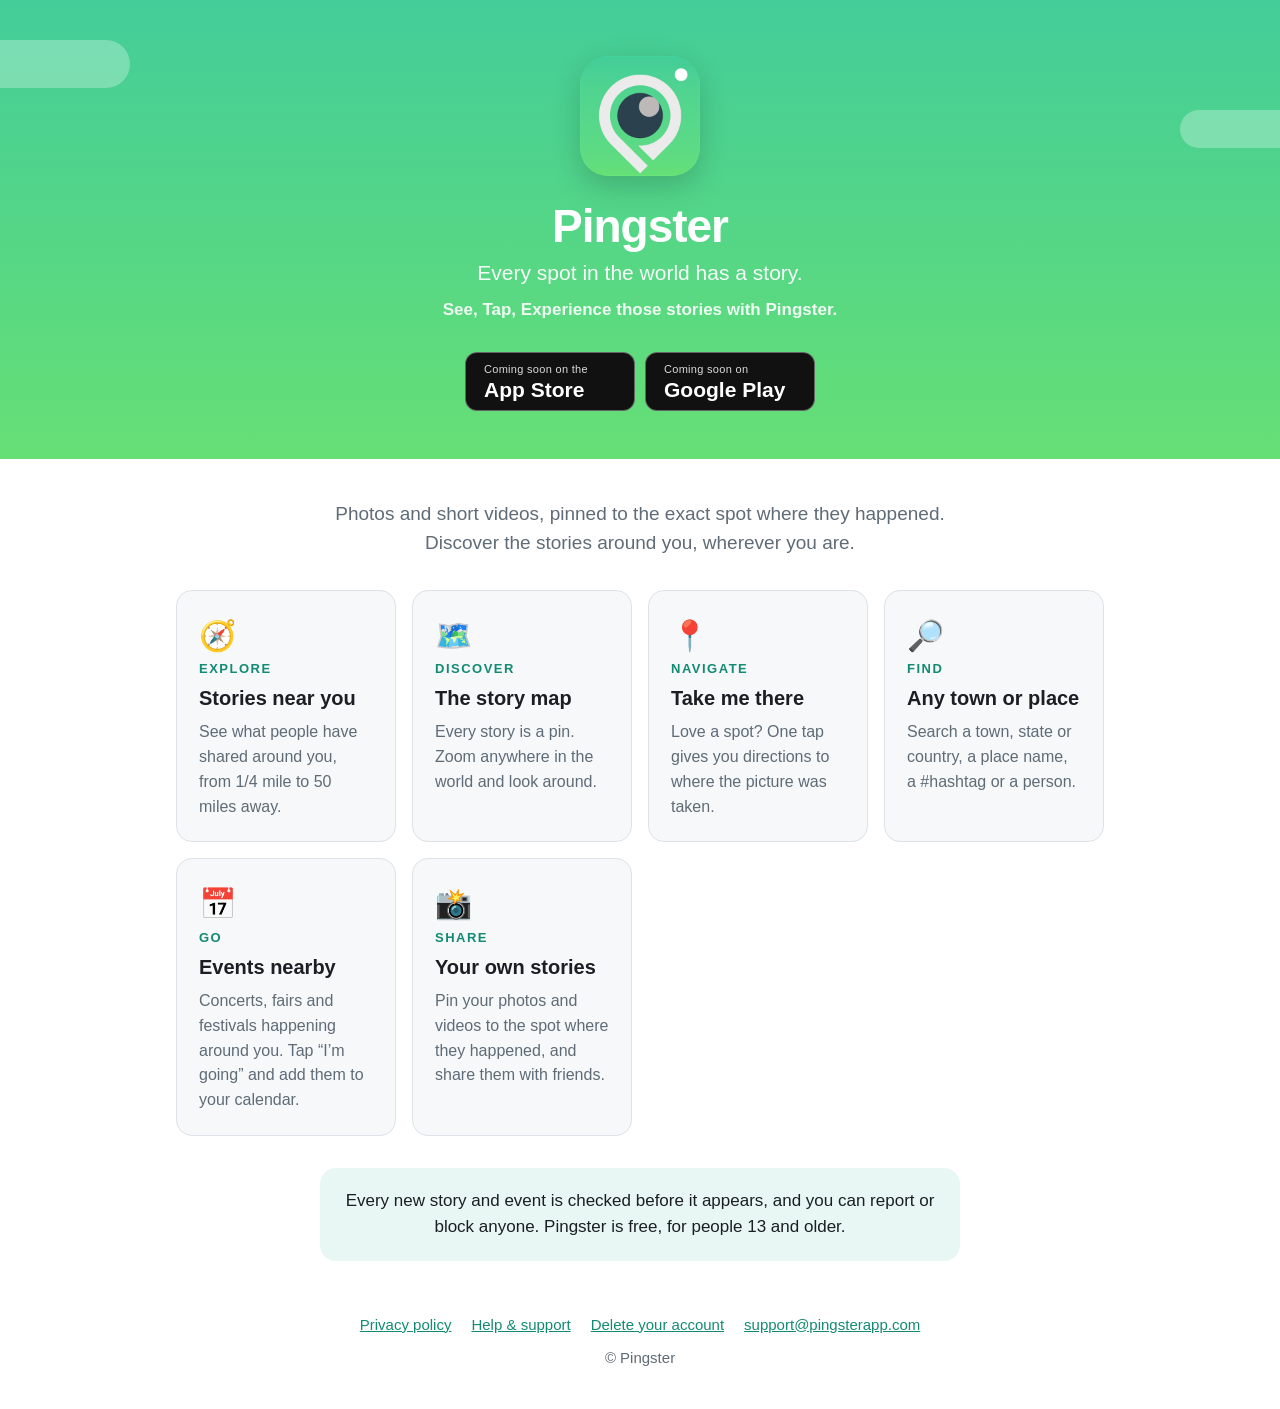
<file: index.html>
<!doctype html>
<html lang="en">
<head>
  <meta charset="utf-8">
  <meta name="viewport" content="width=device-width, initial-scale=1">
  <title>Pingster: every spot in the world has a story</title>
  <meta name="description" content="Pingster is a free app for sharing photos and short videos pinned to the spot where they happened. Explore stories near you, find events, and get directions to any spot.">
  <meta property="og:title" content="Pingster">
  <meta property="og:description" content="Every spot in the world has a story. See, Tap, Experience those stories with Pingster.">
  <meta property="og:image" content="icon.png">
  <link rel="icon" href="icon.png">
  <link rel="apple-touch-icon" href="icon.png">
  <script>
    // Older account emails sent people here with sign-in details after a "#" or "?".
    // Pass those straight to the confirmation page so the links keep working.
    if (location.hash || location.search) location.replace('confirmed.html' + location.search + location.hash);
  </script>
  <style>
    :root {
      --brand: #1FB89A; --brand-dark: #138A73; --brand-light: #E8F7F3; --mint: #A8EAD9;
      --text: #1B1F23; --muted: #5F6B76; --bg: #FFFFFF; --card: #F6F8FA; --border: #DDE3E8;
    }
    @media (prefers-color-scheme: dark) {
      :root { --text: #EEF2F4; --muted: #A9B4BD; --bg: #121619; --card: #1B2126; --brand-light: #16302A; --brand-dark: #5FD6BC; --border: #3A444C; --mint: #1E4A40; }
    }
    * { box-sizing: border-box; }
    body { margin: 0; background: var(--bg); color: var(--text); font: 17px/1.55 -apple-system, BlinkMacSystemFont, "Segoe UI", Roboto, sans-serif; }
    a { color: var(--brand-dark); }
    .hero { position: relative; overflow: hidden; text-align: center; padding: 56px 16px 48px;
            background: linear-gradient(180deg, #43CD99 0%, #66DF75 100%); color: #fff; }
    .cloud { position: absolute; background: rgba(255,255,255,.28); border-radius: 60px; }
    .cloud.a { width: 160px; height: 48px; top: 40px; left: -30px; }
    .cloud.b { width: 120px; height: 38px; top: 110px; right: -20px; }
    .icon { width: 120px; height: 120px; border-radius: 28px; box-shadow: 0 10px 30px rgba(0,0,0,.18); }
    h1 { font-size: 46px; line-height: 1.05; margin: 18px 0 6px; letter-spacing: -1px; }
    .tag { font-size: 21px; margin: 0 auto; max-width: 520px; opacity: .95; }
    .slogan { font-size: 17px; font-weight: 600; margin: 8px auto 0; max-width: 520px; opacity: .9; }
    .soon { display: inline-flex; flex-wrap: wrap; gap: 10px; justify-content: center; margin-top: 28px; }
    .store { display: inline-flex; flex-direction: column; align-items: flex-start; min-width: 170px; background: #111; color: #fff;
             padding: 8px 18px 9px; border-radius: 12px; text-decoration: none; text-align: left; border: 1px solid rgba(255,255,255,.35); }
    .store .small { font-size: 11px; letter-spacing: .3px; opacity: .85; }
    .store .name { font-size: 21px; font-weight: 700; line-height: 1.1; }
    a.store:hover { background: #000; }
    main { max-width: 960px; margin: 0 auto; padding: 40px 16px 24px; }
    .intro { text-align: center; max-width: 640px; margin: 0 auto 32px; font-size: 19px; color: var(--muted); }
    .grid { display: grid; grid-template-columns: repeat(auto-fit, minmax(220px, 1fr)); gap: 16px; }
    .card { background: var(--card); border: 1px solid var(--border); border-radius: 16px; padding: 22px; }
    .card .big { font-size: 13px; font-weight: 800; letter-spacing: 1.5px; color: var(--brand-dark); }
    .card h2 { font-size: 20px; margin: 4px 0 6px; }
    .card p { margin: 0; color: var(--muted); font-size: 16px; }
    .emoji { font-size: 30px; }
    .safe { margin: 32px auto 0; max-width: 640px; text-align: center; background: var(--brand-light); border-radius: 16px; padding: 20px; }
    footer { text-align: center; padding: 28px 16px 40px; color: var(--muted); font-size: 15px; }
    footer nav { display: flex; flex-wrap: wrap; gap: 8px 20px; justify-content: center; margin-bottom: 10px; }
  </style>
</head>
<body>
  <header class="hero">
    <div class="cloud a"></div><div class="cloud b"></div>
    <img class="icon" src="icon.png" alt="Pingster app icon" width="120" height="120">
    <h1>Pingster</h1>
    <p class="tag">Every spot in the world has a story.</p>
    <p class="slogan">See, Tap, Experience those stories with Pingster.</p>
    <!-- When Pingster is live, change each <span class="store"> to <a class="store" href="(store link)"> and remove "Coming soon". -->
    <div class="soon">
      <span class="store" aria-label="iPhone app on the App Store, coming soon">
        <span class="small">Coming soon on the</span><span class="name">App Store</span>
      </span>
      <span class="store" aria-label="Android app on Google Play, coming soon">
        <span class="small">Coming soon on</span><span class="name">Google Play</span>
      </span>
    </div>
  </header>

  <main>
    <p class="intro">Photos and short videos, pinned to the exact spot where they happened. Discover the stories around you, wherever you are.</p>
    <div class="grid">
      <div class="card"><div class="emoji">🧭</div><div class="big">EXPLORE</div><h2>Stories near you</h2><p>See what people have shared around you, from 1/4 mile to 50 miles away.</p></div>
      <div class="card"><div class="emoji">🗺️</div><div class="big">DISCOVER</div><h2>The story map</h2><p>Every story is a pin. Zoom anywhere in the world and look around.</p></div>
      <div class="card"><div class="emoji">📍</div><div class="big">NAVIGATE</div><h2>Take me there</h2><p>Love a spot? One tap gives you directions to where the picture was taken.</p></div>
      <div class="card"><div class="emoji">🔎</div><div class="big">FIND</div><h2>Any town or place</h2><p>Search a town, state or country, a place name, a #hashtag or a person.</p></div>
      <div class="card"><div class="emoji">📅</div><div class="big">GO</div><h2>Events nearby</h2><p>Concerts, fairs and festivals happening around you. Tap “I’m going” and add them to your calendar.</p></div>
      <div class="card"><div class="emoji">📸</div><div class="big">SHARE</div><h2>Your own stories</h2><p>Pin your photos and videos to the spot where they happened, and share them with friends.</p></div>
    </div>
    <div class="safe">Every new story and event is checked before it appears, and you can report or block anyone. Pingster is free, for people 13 and older.</div>
  </main>

  <footer>
    <nav>
      <a href="privacy.html">Privacy policy</a>
      <a href="support.html">Help &amp; support</a>
      <a href="delete-account.html">Delete your account</a>
      <a href="mailto:support@pingsterapp.com">support@pingsterapp.com</a>
    </nav>
    © Pingster
  </footer>
</body>
</html>
</file>
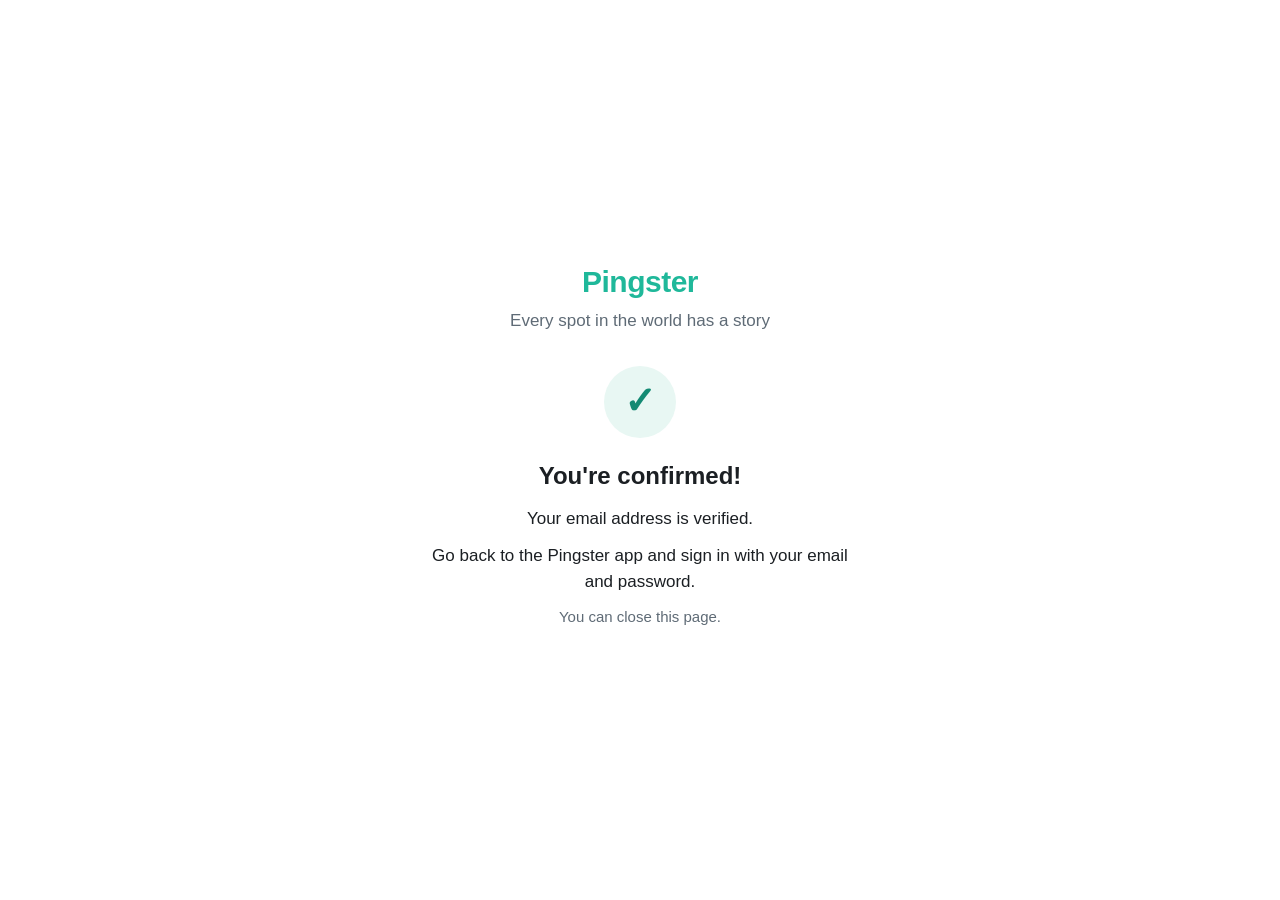
<file: confirmed.html>
<!doctype html>
<html lang="en">
<head>
  <meta charset="utf-8">
  <meta name="viewport" content="width=device-width, initial-scale=1">
  <meta name="robots" content="noindex">
  <title>Pingster</title>
  <style>
    :root {
      --brand: #1FB89A; --brand-dark: #138A73; --brand-light: #E8F7F3;
      --text: #1B1F23; --muted: #5F6B76; --bg: #FFFFFF; --danger: #C62828;
    }
    @media (prefers-color-scheme: dark) {
      :root { --text: #EEF2F4; --muted: #A9B4BD; --bg: #121619; --brand-light: #16302A; --brand-dark: #5FD6BC; --danger: #FF8A80; }
    }
    * { box-sizing: border-box; }
    body {
      margin: 0; min-height: 100vh; display: flex; align-items: center; justify-content: center;
      padding: 24px 16px; background: var(--bg); color: var(--text);
      font: 17px/1.5 -apple-system, BlinkMacSystemFont, "Segoe UI", Roboto, sans-serif;
    }
    main { max-width: 420px; text-align: center; }
    .logo { font-size: 30px; font-weight: 800; color: var(--brand); letter-spacing: -0.5px; margin: 0; }
    .tagline { color: var(--muted); margin: 4px 0 32px; }
    .badge {
      width: 72px; height: 72px; border-radius: 50%; margin: 0 auto 20px;
      display: flex; align-items: center; justify-content: center;
      background: var(--brand-light); color: var(--brand-dark); font-size: 38px; font-weight: 700;
    }
    .badge.error { color: var(--danger); }
    h1 { font-size: 24px; margin: 0 0 12px; }
    p { margin: 0 0 12px; }
    .muted { color: var(--muted); font-size: 15px; }
    .open-app {
      display: block; margin: 20px 0 8px; padding: 14px; border-radius: 8px; text-decoration: none;
      background: var(--brand); color: #fff; font-weight: 700; text-align: center;
    }
    [hidden] { display: none !important; }
  </style>
</head>
<body>
  <main>
    <p class="logo">Pingster</p>
    <p class="tagline">Every spot in the world has a story</p>

    <section id="ok">
      <div class="badge" aria-hidden="true">&#10003;</div>
      <h1>You're confirmed!</h1>
      <p>Your email address is verified.</p>
      <p>Go back to the Pingster app and sign in with your email and password.</p>
      <a class="open-app" href="pingster://sign-in" hidden>Open Pingster</a>
      <p class="muted">You can close this page.</p>
    </section>

    <section id="failed" hidden>
      <div class="badge error" aria-hidden="true">!</div>
      <h1>This link didn't work</h1>
      <p>It may have expired, or it was already used.</p>
      <p>Open the Pingster app and try signing in. If your email still isn't confirmed,
         sign up again to get a fresh link.</p>
    </section>
  </main>

  <script>
    // Pingster's sign-in service sends people here after they tap the link in their email.
    // The address may carry sign-in details after a "#". This page never reads or keeps them:
    // it only checks whether the link failed, then wipes them from the address bar so they
    // aren't saved in browser history or shared by accident.
    (function () {
      var hash = window.location.hash || '';
      var query = window.location.search || '';
      if (/(^|[#&?])error(_code|_description)?=/.test(hash + query)) {
        document.getElementById('ok').hidden = true;
        document.getElementById('failed').hidden = false;
      }
      if (hash || query) {
        history.replaceState(null, '', window.location.pathname);
      }
    })();
    // On phones, offer a button straight back into the app (works once Pingster is installed from the store).
    if (/iPhone|iPad|iPod|Android/i.test(navigator.userAgent)) {
      document.querySelectorAll(".open-app").forEach(function (a) { a.hidden = false; });
    }
  </script>
</body>
</html>
</file>
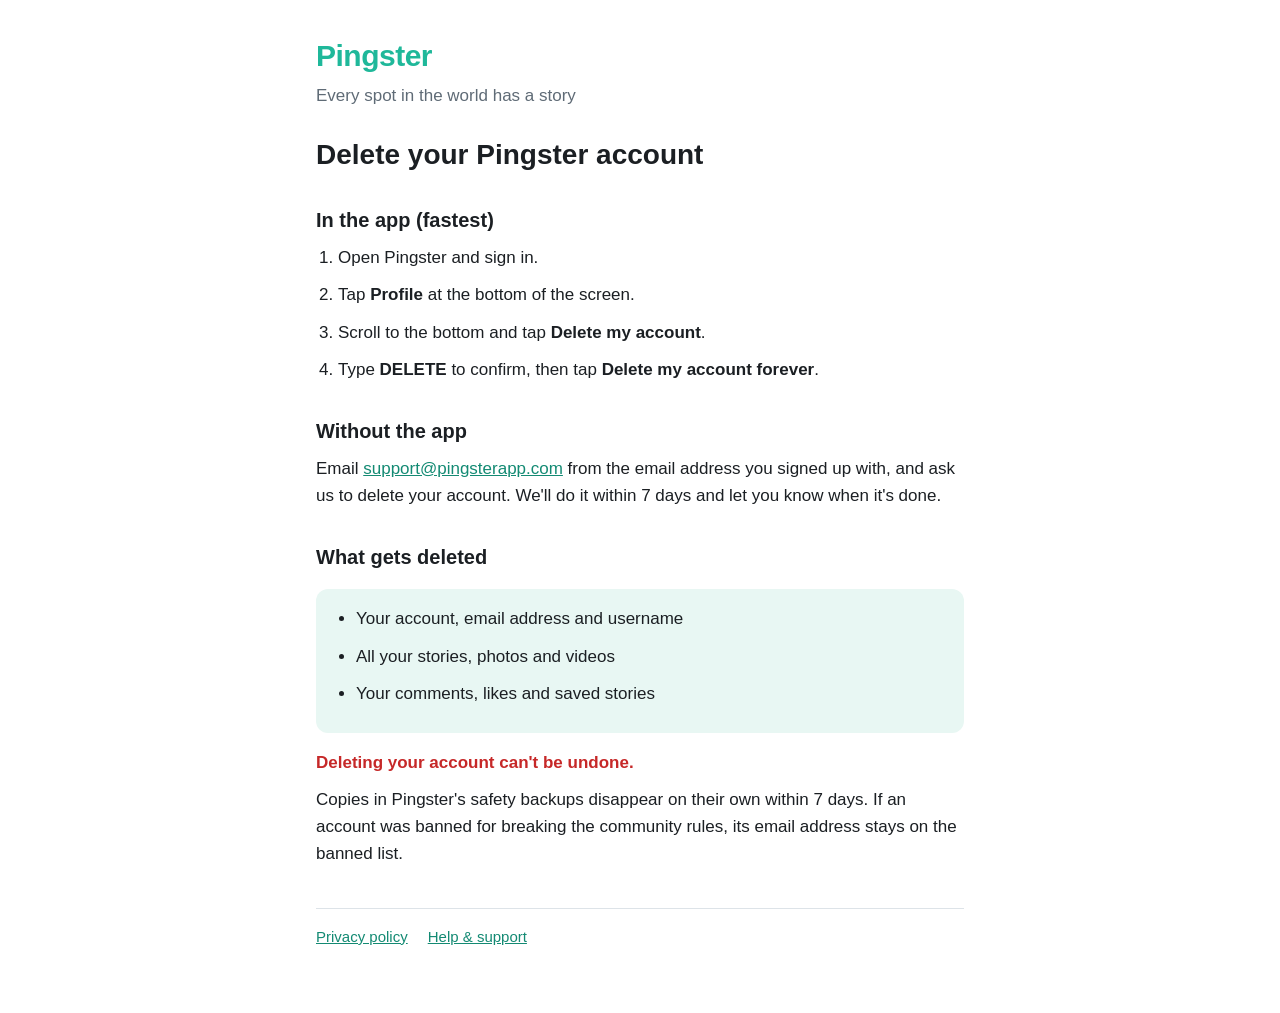
<file: delete-account.html>
<!doctype html>
<html lang="en">
<head>
  <meta charset="utf-8">
  <meta name="viewport" content="width=device-width, initial-scale=1">
  <title>Delete your Pingster account</title>
  <link rel="stylesheet" href="pages.css">
</head>
<body>
  <main>
    <a class="logo" href="index.html">Pingster</a>
    <p class="tagline">Every spot in the world has a story</p>

    <h1>Delete your Pingster account</h1>

    <h2>In the app (fastest)</h2>
    <ol>
      <li>Open Pingster and sign in.</li>
      <li>Tap <strong>Profile</strong> at the bottom of the screen.</li>
      <li>Scroll to the bottom and tap <strong>Delete my account</strong>.</li>
      <li>Type <strong>DELETE</strong> to confirm, then tap <strong>Delete my account forever</strong>.</li>
    </ol>

    <h2>Without the app</h2>
    <p>
      Email <a href="mailto:support@pingsterapp.com?subject=Delete%20my%20Pingster%20account">support@pingsterapp.com</a>
      from the email address you signed up with, and ask us to delete your account. We'll do it
      within 7 days and let you know when it's done.
    </p>

    <h2>What gets deleted</h2>
    <div class="box">
      <ul>
        <li>Your account, email address and username</li>
        <li>All your stories, photos and videos</li>
        <li>Your comments, likes and saved stories</li>
      </ul>
    </div>
    <p class="warn">Deleting your account can't be undone.</p>
    <p>
      Copies in Pingster's safety backups disappear on their own within 7 days. If an account
      was banned for breaking the community rules, its email address stays on the banned list.
    </p>

    <nav>
      <a href="privacy.html">Privacy policy</a>
      <a href="support.html">Help &amp; support</a>
    </nav>
  </main>
</body>
</html>
</file>
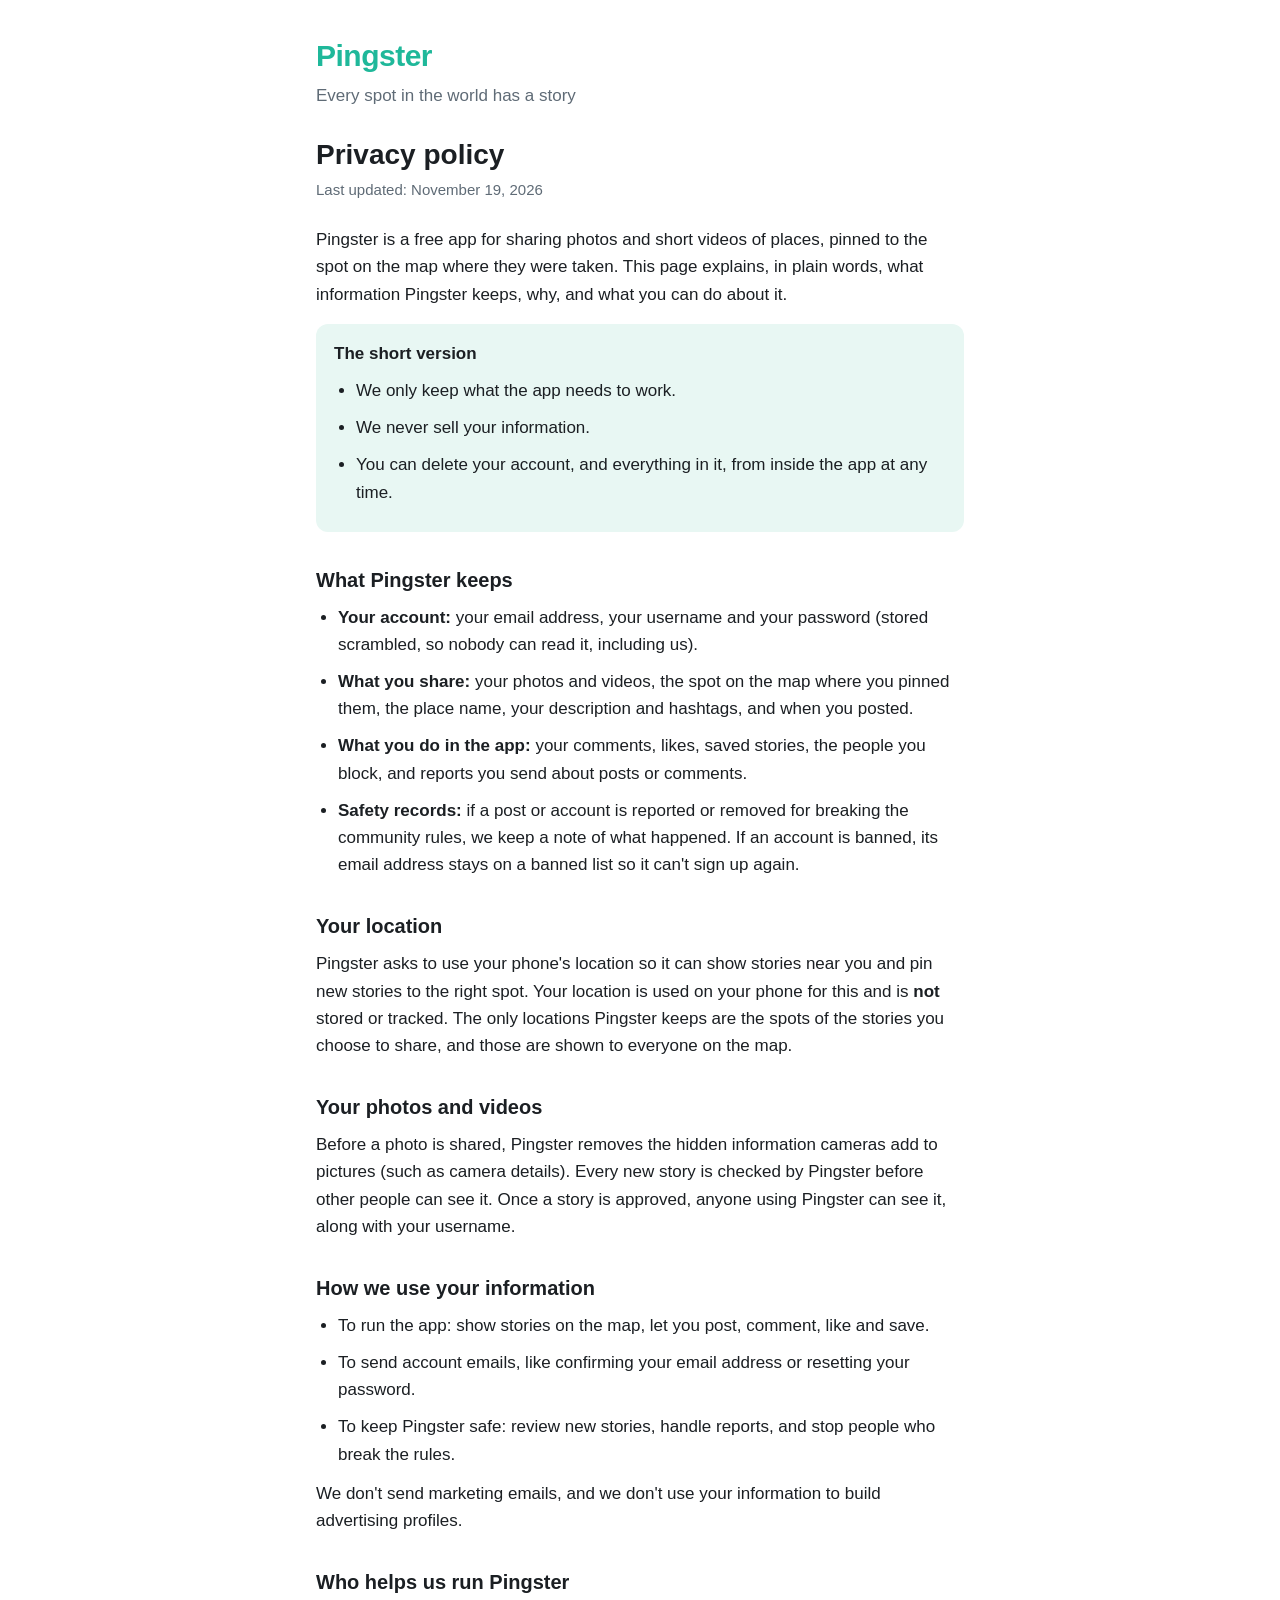
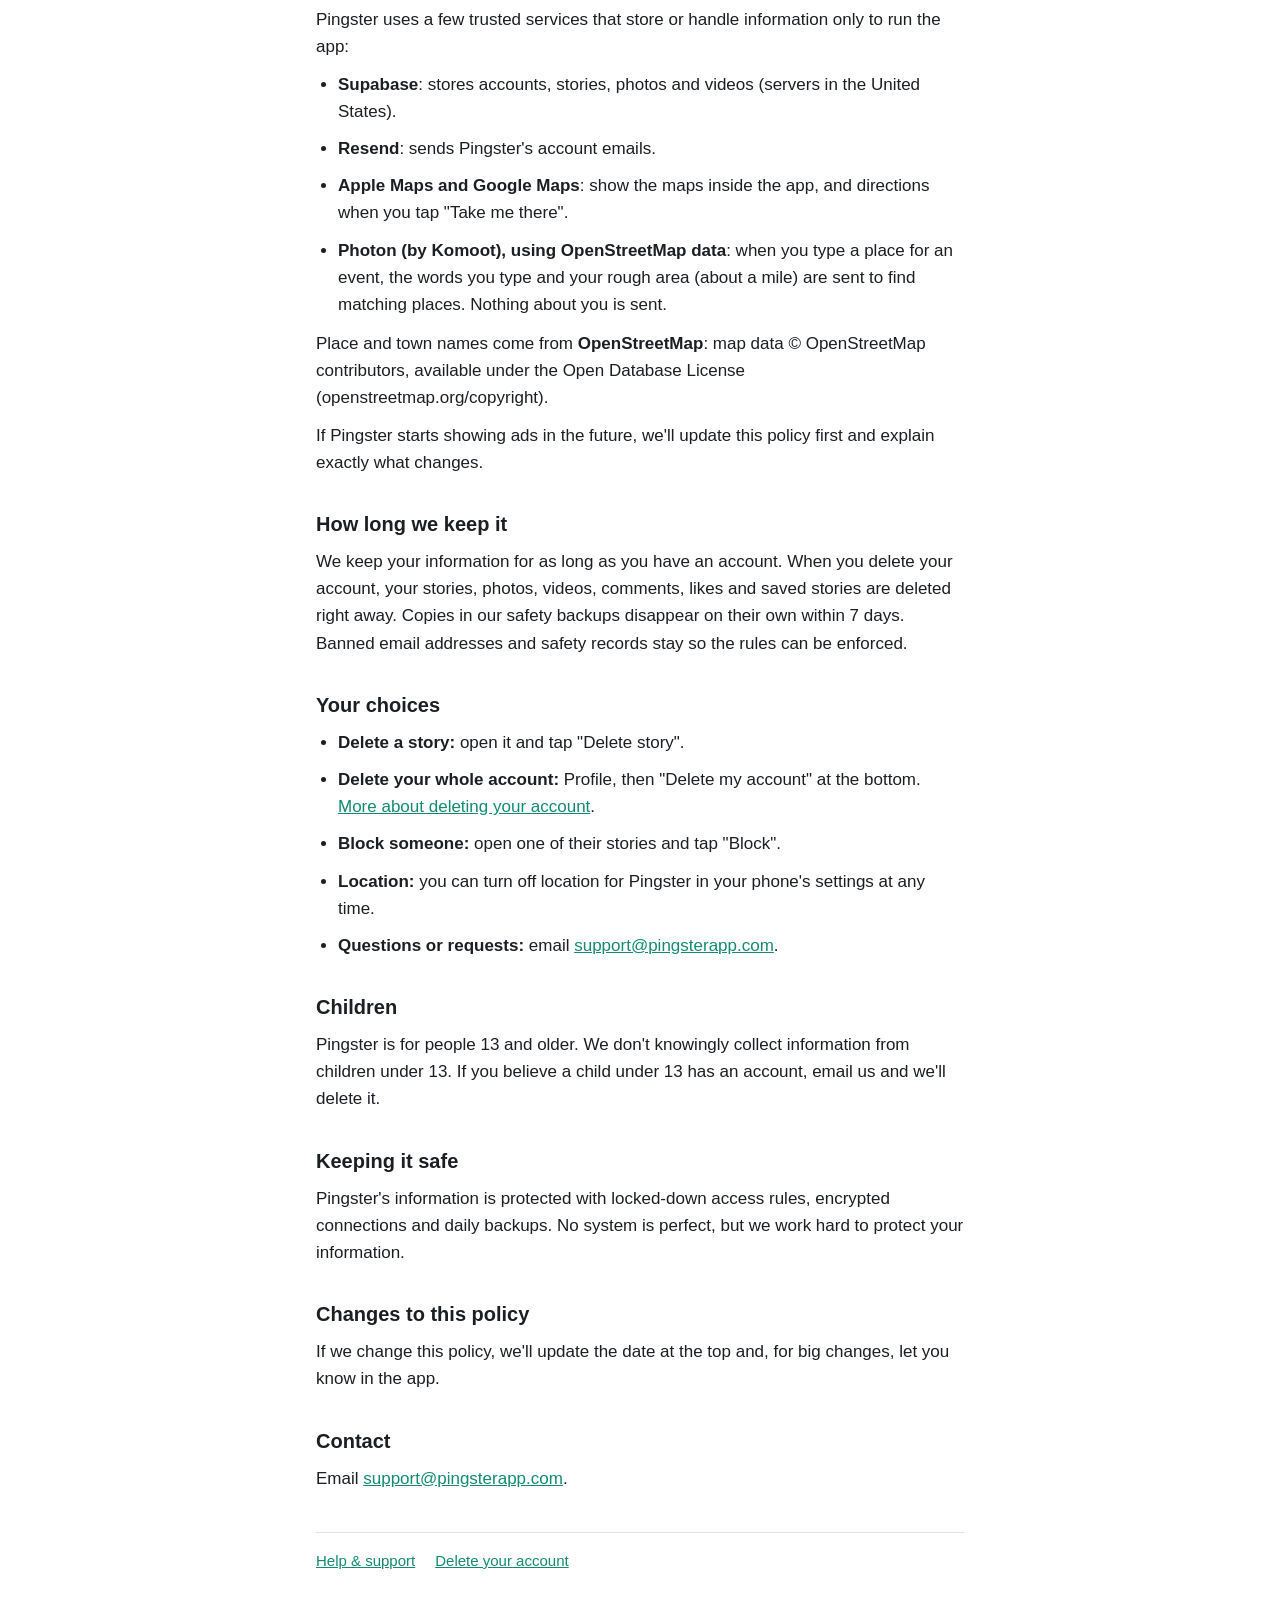
<file: privacy.html>
<!doctype html>
<html lang="en">
<head>
  <meta charset="utf-8">
  <meta name="viewport" content="width=device-width, initial-scale=1">
  <title>Pingster privacy policy</title>
  <link rel="stylesheet" href="pages.css">
</head>
<body>
  <main>
    <a class="logo" href="index.html">Pingster</a>
    <p class="tagline">Every spot in the world has a story</p>

    <h1>Privacy policy</h1>
    <p class="updated">Last updated: November 19, 2026</p>

    <p>
      Pingster is a free app for sharing photos and short videos of places, pinned to the spot on the
      map where they were taken. This page explains, in plain words, what information Pingster
      keeps, why, and what you can do about it.
    </p>

    <div class="box">
      <p><strong>The short version</strong></p>
      <ul>
        <li>We only keep what the app needs to work.</li>
        <li>We never sell your information.</li>
        <li>You can delete your account, and everything in it, from inside the app at any time.</li>
      </ul>
    </div>

    <h2>What Pingster keeps</h2>
    <ul>
      <li><strong>Your account:</strong> your email address, your username and your password (stored scrambled, so nobody can read it, including us).</li>
      <li><strong>What you share:</strong> your photos and videos, the spot on the map where you pinned them, the place name, your description and hashtags, and when you posted.</li>
      <li><strong>What you do in the app:</strong> your comments, likes, saved stories, the people you block, and reports you send about posts or comments.</li>
      <li><strong>Safety records:</strong> if a post or account is reported or removed for breaking the community rules, we keep a note of what happened. If an account is banned, its email address stays on a banned list so it can't sign up again.</li>
    </ul>

    <h2>Your location</h2>
    <p>
      Pingster asks to use your phone's location so it can show stories near you and pin new stories
      to the right spot. Your location is used on your phone for this and is <strong>not</strong>
      stored or tracked. The only locations Pingster keeps are the spots of the stories you choose to
      share, and those are shown to everyone on the map.
    </p>

    <h2>Your photos and videos</h2>
    <p>
      Before a photo is shared, Pingster removes the hidden information cameras add to pictures
      (such as camera details). Every new story is checked by Pingster before other people can see it.
      Once a story is approved, anyone using Pingster can see it, along with your username.
    </p>

    <h2>How we use your information</h2>
    <ul>
      <li>To run the app: show stories on the map, let you post, comment, like and save.</li>
      <li>To send account emails, like confirming your email address or resetting your password.</li>
      <li>To keep Pingster safe: review new stories, handle reports, and stop people who break the rules.</li>
    </ul>
    <p>We don't send marketing emails, and we don't use your information to build advertising profiles.</p>

    <h2>Who helps us run Pingster</h2>
    <p>Pingster uses a few trusted services that store or handle information only to run the app:</p>
    <ul>
      <li><strong>Supabase</strong>: stores accounts, stories, photos and videos (servers in the United States).</li>
      <li><strong>Resend</strong>: sends Pingster's account emails.</li>
      <li><strong>Apple Maps and Google Maps</strong>: show the maps inside the app, and directions when you tap "Take me there".</li>
      <li><strong>Photon (by Komoot), using OpenStreetMap data</strong>: when you type a place for an event, the words you type and your rough area (about a mile) are sent to find matching places. Nothing about you is sent.</li>
    </ul>
    <p>
      Place and town names come from <strong>OpenStreetMap</strong>: map data © OpenStreetMap
      contributors, available under the Open Database License (openstreetmap.org/copyright).
    </p>
    <p>
      If Pingster starts showing ads in the future, we'll update this policy first and explain
      exactly what changes.
    </p>

    <h2>How long we keep it</h2>
    <p>
      We keep your information for as long as you have an account. When you delete your account,
      your stories, photos, videos, comments, likes and saved stories are deleted right away. Copies
      in our safety backups disappear on their own within 7 days. Banned email addresses and
      safety records stay so the rules can be enforced.
    </p>

    <h2>Your choices</h2>
    <ul>
      <li><strong>Delete a story:</strong> open it and tap "Delete story".</li>
      <li><strong>Delete your whole account:</strong> Profile, then "Delete my account" at the bottom. <a href="delete-account.html">More about deleting your account</a>.</li>
      <li><strong>Block someone:</strong> open one of their stories and tap "Block".</li>
      <li><strong>Location:</strong> you can turn off location for Pingster in your phone's settings at any time.</li>
      <li><strong>Questions or requests:</strong> email <a href="mailto:support@pingsterapp.com">support@pingsterapp.com</a>.</li>
    </ul>

    <h2>Children</h2>
    <p>
      Pingster is for people 13 and older. We don't knowingly collect information from children under 13.
      If you believe a child under 13 has an account, email us and we'll delete it.
    </p>

    <h2>Keeping it safe</h2>
    <p>
      Pingster's information is protected with locked-down access rules, encrypted connections and
      daily backups. No system is perfect, but we work hard to protect your information.
    </p>

    <h2>Changes to this policy</h2>
    <p>If we change this policy, we'll update the date at the top and, for big changes, let you know in the app.</p>

    <h2>Contact</h2>
    <p>Email <a href="mailto:support@pingsterapp.com">support@pingsterapp.com</a>.</p>

    <nav>
      <a href="support.html">Help &amp; support</a>
      <a href="delete-account.html">Delete your account</a>
    </nav>
  </main>
</body>
</html>
</file>
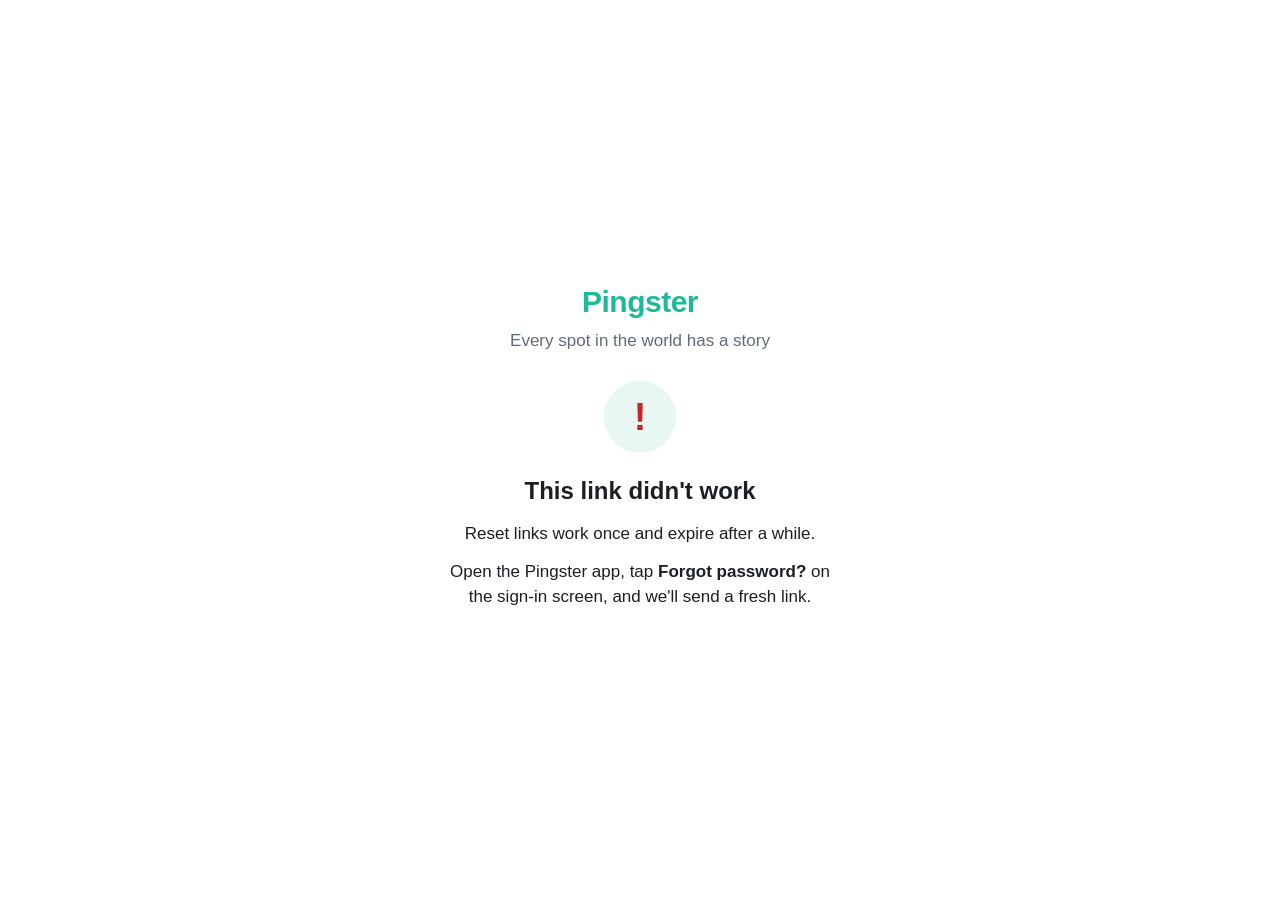
<file: reset-password.html>
<!doctype html>
<html lang="en">
<head>
  <meta charset="utf-8">
  <meta name="viewport" content="width=device-width, initial-scale=1">
  <meta name="robots" content="noindex">
  <meta name="referrer" content="no-referrer">
  <!-- Only allow talking to Pingster's own sign-in service; nothing else can be loaded or sent anywhere. -->
  <meta http-equiv="Content-Security-Policy" content="default-src 'none'; script-src 'unsafe-inline'; style-src 'unsafe-inline'; connect-src https://xhtgeyegcwxutrlgspds.supabase.co; form-action 'none'; base-uri 'none'">
  <title>Pingster: new password</title>
  <style>
    :root {
      --brand: #1FB89A; --brand-dark: #138A73; --brand-light: #E8F7F3; --border: #DDE3E8;
      --text: #1B1F23; --muted: #5F6B76; --bg: #FFFFFF; --danger: #C62828;
    }
    @media (prefers-color-scheme: dark) {
      :root { --text: #EEF2F4; --muted: #A9B4BD; --bg: #121619; --brand-light: #16302A; --brand-dark: #5FD6BC; --danger: #FF8A80; --border: #3A444C; }
    }
    * { box-sizing: border-box; }
    body {
      margin: 0; min-height: 100vh; display: flex; align-items: center; justify-content: center;
      padding: 24px 16px; background: var(--bg); color: var(--text);
      font: 17px/1.5 -apple-system, BlinkMacSystemFont, "Segoe UI", Roboto, sans-serif;
    }
    main { width: 100%; max-width: 400px; text-align: center; }
    .logo { font-size: 30px; font-weight: 800; color: var(--brand); letter-spacing: -0.5px; margin: 0; }
    .tagline { color: var(--muted); margin: 4px 0 28px; }
    .badge {
      width: 72px; height: 72px; border-radius: 50%; margin: 0 auto 20px;
      display: flex; align-items: center; justify-content: center;
      background: var(--brand-light); color: var(--brand-dark); font-size: 38px; font-weight: 700;
    }
    .badge.error { color: var(--danger); }
    h1 { font-size: 24px; margin: 0 0 12px; }
    p { margin: 0 0 12px; }
    form { text-align: left; }
    label { display: block; font-size: 14px; font-weight: 600; margin: 16px 0 4px; }
    input {
      width: 100%; font: inherit; padding: 12px 14px; border: 1px solid var(--border);
      border-radius: 8px; background: var(--bg); color: var(--text);
    }
    label.show { display: flex; align-items: center; gap: 10px; font-size: 16px; font-weight: 600; margin-top: 14px; cursor: pointer; }
    label.show input { width: 22px; height: 22px; margin: 0; accent-color: var(--brand); }
    input:focus { outline: 2px solid var(--brand); outline-offset: 1px; }
    .hint { color: var(--muted); font-size: 14px; margin-top: 4px; }
    .err { color: var(--danger); font-size: 15px; margin-top: 14px; min-height: 1px; }
    button {
      width: 100%; margin-top: 20px; padding: 14px; border: 0; border-radius: 8px;
      background: var(--brand); color: #fff; font: inherit; font-weight: 700; cursor: pointer;
    }
    button:disabled { opacity: 0.5; cursor: default; }
    .open-app {
      display: block; margin: 20px 0 8px; padding: 14px; border-radius: 8px; text-decoration: none;
      background: var(--brand); color: #fff; font-weight: 700; text-align: center;
    }
    [hidden] { display: none !important; }
  </style>
</head>
<body>
  <main>
    <p class="logo">Pingster</p>
    <p class="tagline">Every spot in the world has a story</p>

    <section id="form-view" hidden>
      <h1>Choose a new password</h1>
      <form id="form" novalidate>
        <label for="pw">New password</label>
        <input id="pw" type="password" autocomplete="new-password" minlength="10" required>
        <p class="hint">10 or more characters.</p>
        <label for="pw2">Type it again</label>
        <input id="pw2" type="password" autocomplete="new-password" minlength="10" required>
        <!-- Lets people check what they typed (easier for tired eyes). -->
        <label class="show"><input type="checkbox" id="show" onchange="for (const id of ['pw','pw2']) document.getElementById(id).type = this.checked ? 'text' : 'password'"> Show passwords</label>
        <p class="err" id="err" role="alert"></p>
        <button id="save" type="submit">Save new password</button>
      </form>
    </section>

    <section id="done-view" hidden>
      <div class="badge" aria-hidden="true">&#10003;</div>
      <h1>Password changed!</h1>
      <p>Go back to the Pingster app and sign in with your new password.</p>
      <a class="open-app" href="pingster://sign-in" hidden>Open Pingster</a>
      <p class="hint">You can close this page.</p>
    </section>

    <section id="failed-view" hidden>
      <div class="badge error" aria-hidden="true">!</div>
      <h1>This link didn't work</h1>
      <p>Reset links work once and expire after a while.</p>
      <p>Open the Pingster app, tap <strong>Forgot password?</strong> on the sign-in screen, and we'll send a fresh link.</p>
    </section>
  </main>

  <script>
    (function () {
      // Public values: the project address and its publishable key (safe to share; the
      // database's own security rules decide what anyone can do).
      var SUPABASE_URL = 'https://xhtgeyegcwxutrlgspds.supabase.co';
      var PUBLISHABLE_KEY = 'sb_publishable_ETbgZy6oW5TjJ7UekNSDVw_7C72l1xK';

      function show(id) {
        ['form-view', 'done-view', 'failed-view'].forEach(function (v) {
          document.getElementById(v).hidden = v !== id;
        });
      }

      // The email link brings a short-lived pass after the "#". Keep it in memory only,
      // and wipe it from the address bar so it isn't saved in history or shared.
      var params = new URLSearchParams((window.location.hash || '').replace(/^#/, ''));
      var token = params.get('type') === 'recovery' && !params.get('error') ? params.get('access_token') : null;
      if (window.location.hash || window.location.search) {
        history.replaceState(null, '', window.location.pathname);
      }
      if (!token) { show('failed-view'); return; }
      show('form-view');

      var form = document.getElementById('form');
      var err = document.getElementById('err');
      var save = document.getElementById('save');

      form.addEventListener('submit', function (e) {
        e.preventDefault();
        var pw = document.getElementById('pw').value;
        var pw2 = document.getElementById('pw2').value;
        err.textContent = '';
        if (pw.length < 10) { err.textContent = 'Please use at least 10 characters.'; return; }
        if (pw !== pw2) { err.textContent = "The two passwords don't match. Please type them again."; return; }

        save.disabled = true;
        save.textContent = 'Saving…';
        fetch(SUPABASE_URL + '/auth/v1/user', {
          method: 'PUT',
          headers: { 'Content-Type': 'application/json', apikey: PUBLISHABLE_KEY, Authorization: 'Bearer ' + token },
          body: JSON.stringify({ password: pw })
        }).then(function (res) {
          return res.json().catch(function () { return {}; }).then(function (body) {
            if (res.ok) {
              // Close this web sign-in; the person signs in fresh in the app.
              fetch(SUPABASE_URL + '/auth/v1/logout?scope=local', {
                method: 'POST',
                headers: { apikey: PUBLISHABLE_KEY, Authorization: 'Bearer ' + token }
              }).catch(function () {});
              token = null;
              show('done-view');
              return;
            }
            var code = body.error_code || body.code;
            if (res.status === 401 || res.status === 403) { token = null; show('failed-view'); return; }
            if (code === 'same_password') err.textContent = 'That is your current password. Please choose a different one.';
            else if (code === 'weak_password') err.textContent = 'That password is too easy to guess. Please choose a stronger one.';
            else err.textContent = 'Something went wrong. Please try again in a moment.';
            save.disabled = false;
            save.textContent = 'Save new password';
          });
        }).catch(function () {
          err.textContent = 'Could not reach Pingster. Check your internet connection and try again.';
          save.disabled = false;
          save.textContent = 'Save new password';
        });
      });
    })();
    // On phones, offer a button straight back into the app (works once Pingster is installed from the store).
    if (/iPhone|iPad|iPod|Android/i.test(navigator.userAgent)) {
      document.querySelectorAll(".open-app").forEach(function (a) { a.hidden = false; });
    }
  </script>
</body>
</html>
</file>
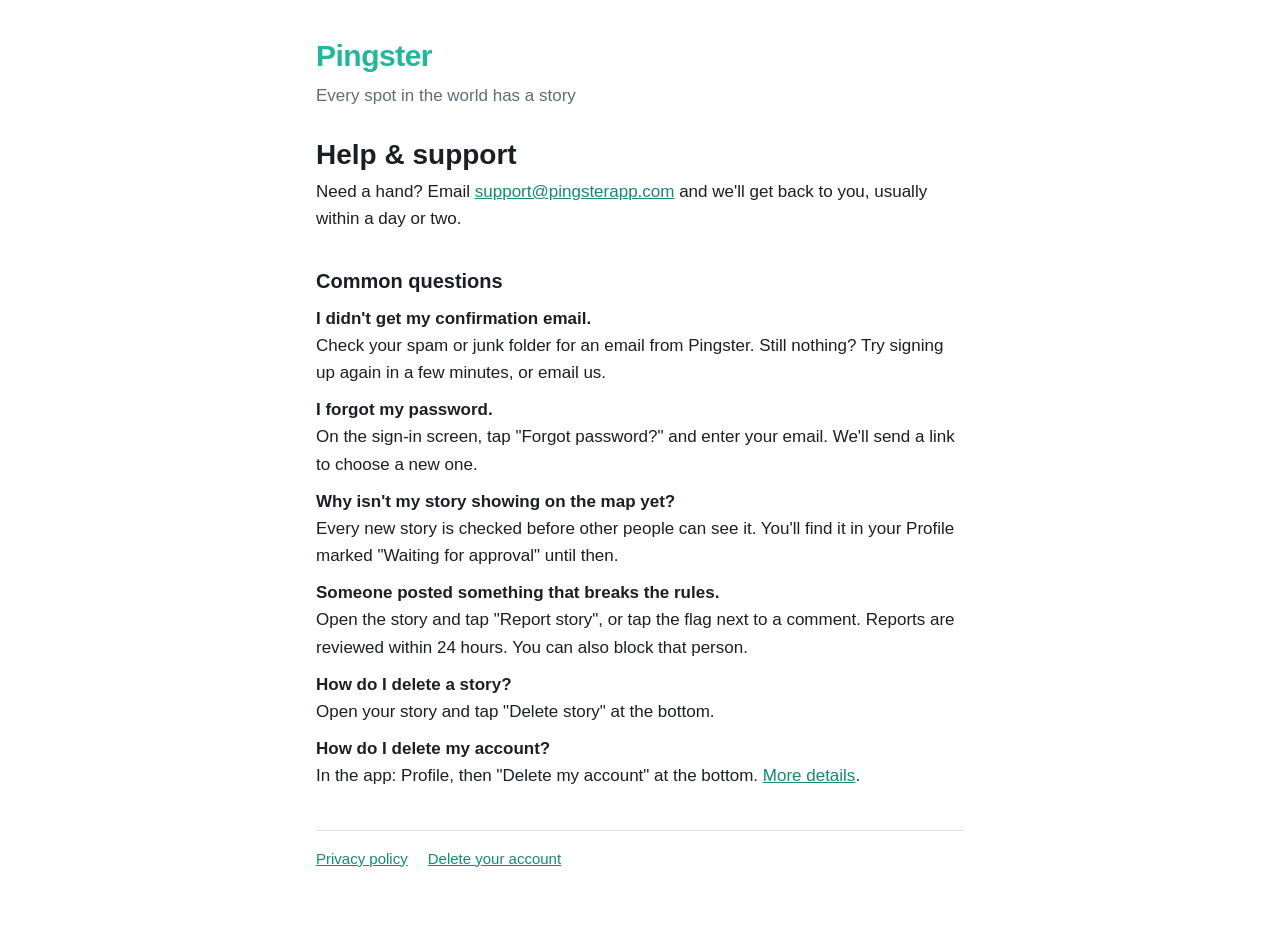
<file: support.html>
<!doctype html>
<html lang="en">
<head>
  <meta charset="utf-8">
  <meta name="viewport" content="width=device-width, initial-scale=1">
  <title>Pingster help</title>
  <link rel="stylesheet" href="pages.css">
</head>
<body>
  <main>
    <a class="logo" href="index.html">Pingster</a>
    <p class="tagline">Every spot in the world has a story</p>

    <h1>Help &amp; support</h1>
    <p>
      Need a hand? Email <a href="mailto:support@pingsterapp.com">support@pingsterapp.com</a>
      and we'll get back to you, usually within a day or two.
    </p>

    <h2>Common questions</h2>

    <p><strong>I didn't get my confirmation email.</strong><br>
      Check your spam or junk folder for an email from Pingster. Still nothing? Try signing up
      again in a few minutes, or email us.</p>

    <p><strong>I forgot my password.</strong><br>
      On the sign-in screen, tap "Forgot password?" and enter your email. We'll send a link to
      choose a new one.</p>

    <p><strong>Why isn't my story showing on the map yet?</strong><br>
      Every new story is checked before other people can see it. You'll find it in your Profile
      marked "Waiting for approval" until then.</p>

    <p><strong>Someone posted something that breaks the rules.</strong><br>
      Open the story and tap "Report story", or tap the flag next to a comment. Reports are
      reviewed within 24 hours. You can also block that person.</p>

    <p><strong>How do I delete a story?</strong><br>
      Open your story and tap "Delete story" at the bottom.</p>

    <p><strong>How do I delete my account?</strong><br>
      In the app: Profile, then "Delete my account" at the bottom.
      <a href="delete-account.html">More details</a>.</p>

    <nav>
      <a href="privacy.html">Privacy policy</a>
      <a href="delete-account.html">Delete your account</a>
    </nav>
  </main>
</body>
</html>
</file>
<file: pages.css>
/* Shared look for Pingster's reading pages (privacy, support, delete account). */
:root {
  --brand: #1FB89A; --brand-dark: #138A73; --brand-light: #E8F7F3; --border: #DDE3E8;
  --text: #1B1F23; --muted: #5F6B76; --bg: #FFFFFF; --danger: #C62828;
}
@media (prefers-color-scheme: dark) {
  :root { --text: #EEF2F4; --muted: #A9B4BD; --bg: #121619; --brand-light: #16302A; --brand-dark: #5FD6BC; --danger: #FF8A80; --border: #3A444C; }
}
* { box-sizing: border-box; }
body {
  margin: 0; background: var(--bg); color: var(--text);
  font: 17px/1.6 -apple-system, BlinkMacSystemFont, "Segoe UI", Roboto, sans-serif;
}
main { max-width: 680px; margin: 0 auto; padding: 32px 16px 64px; }
.logo { font-size: 30px; font-weight: 800; color: var(--brand); letter-spacing: -0.5px; margin: 0; text-decoration: none; }
.tagline { color: var(--muted); margin: 2px 0 28px; }
h1 { font-size: 28px; line-height: 1.25; margin: 0 0 6px; }
h2 { font-size: 20px; margin: 32px 0 8px; }
p, li { margin: 0 0 10px; }
ul, ol { padding-left: 22px; margin: 0 0 12px; }
a { color: var(--brand-dark); }
.updated { color: var(--muted); font-size: 15px; margin-bottom: 24px; }
.box { background: var(--brand-light); border-radius: 12px; padding: 16px 18px; margin: 16px 0; }
.box p:last-child, .box ul:last-child, .box ol:last-child { margin-bottom: 0; }
.warn { color: var(--danger); font-weight: 700; }
nav { margin-top: 40px; padding-top: 16px; border-top: 1px solid var(--border); display: flex; flex-wrap: wrap; gap: 8px 20px; font-size: 15px; }
</file>
